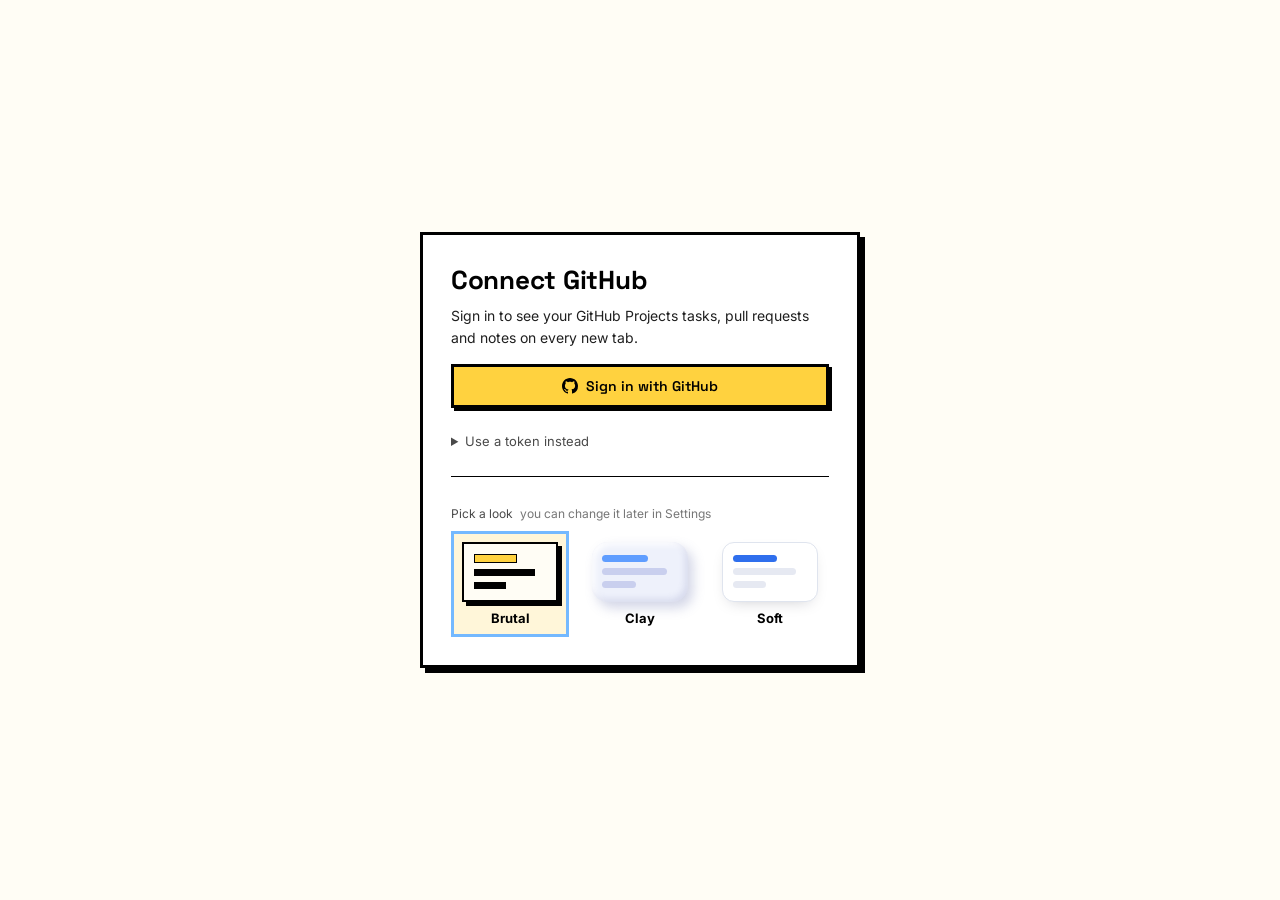
<file: test/index.html>
<!doctype html>
<html lang="en">
<head>
<meta charset="utf-8">
<meta name="viewport" content="width=device-width, initial-scale=1">
<title>Tabboard</title>
<link rel="icon" href="../icons/icon32.png">
<script src="../theme.js"></script>
<link rel="preconnect" href="https://fonts.googleapis.com">
<link rel="preconnect" href="https://fonts.gstatic.com" crossorigin>
<link href="https://fonts.googleapis.com/css2?family=Bricolage+Grotesque:opsz,wght@12..96,400;12..96,600;12..96,700&family=IBM+Plex+Sans:wght@400;500;600&family=Syne:wght@800&family=Space+Grotesk:wght@500;600;700&family=Inter:wght@400;500;600&family=Space+Mono:wght@400;700&family=Fredoka:wght@500;600;700&family=Nunito:wght@400;600;700;800&display=swap" rel="stylesheet">
<style>
  :root {
    --display: "Bricolage Grotesque", system-ui, sans-serif;
    --body: "IBM Plex Sans", system-ui, sans-serif;
  }
  /* dark (Forest): deep green-greys */
  :root, :root[data-theme="dark"] {
    --ink: #111816; --surface: #17201d; --raise: #1f2b27; --line: #273631;
    --text: #e6eee9; --soft: #a9bab1; --muted: #75887e; --focus: #9fd9b8;
    --pop: #22302b; --pop-raise: #2c3c36; --pop-line: #3b4e47;
    --shadow: 0 24px 60px -12px rgba(0, 0, 0, .7), 0 0 0 1px rgba(0, 0, 0, .35);
    --todo: #e9b451; --progress: #72acec; --review: #b7a2ef; --staging: #5fcdb6;
    --blocked: #ec7a70; --backlog: #8a9a91; --done: #7fd39b;
    color-scheme: dark;
  }
  /* light (Paper) */
  :root[data-theme="light"] {
    --ink: #f3f3f1; --surface: #ffffff; --raise: #f0f0ee; --line: #e3e3df;
    --text: #1b1b1d; --soft: #45454c; --muted: #75757d; --focus: #4f46e5;
    --pop: #ffffff; --pop-raise: #f3f3f1; --pop-line: #d6d6d1;
    --shadow: 0 24px 50px -14px rgba(20, 20, 30, .28), 0 2px 6px rgba(20, 20, 30, .08);
    --todo: #b7790d; --progress: #2a6fc9; --review: #6d4fd6; --staging: #0f8a7c;
    --blocked: #cc3b3b; --backlog: #6f6f78; --done: #1d8a55;
    color-scheme: light;
  }
  @media (prefers-color-scheme: light) {
    :root:not([data-theme]) {
      --ink: #f3f3f1; --surface: #ffffff; --raise: #f0f0ee; --line: #e3e3df;
      --text: #1b1b1d; --soft: #45454c; --muted: #75757d; --focus: #4f46e5;
      --pop: #ffffff; --pop-raise: #f3f3f1; --pop-line: #d6d6d1;
      --shadow: 0 24px 50px -14px rgba(20, 20, 30, .28), 0 2px 6px rgba(20, 20, 30, .08);
      --todo: #b7790d; --progress: #2a6fc9; --review: #6d4fd6; --staging: #0f8a7c;
      --blocked: #cc3b3b; --backlog: #6f6f78; --done: #1d8a55;
      color-scheme: light;
    }
  }
  * { box-sizing: border-box; }
  html { background: var(--ink); }
  body { margin: 0; color: var(--text); background: var(--ink);
    font: 15px/1.5 var(--body); -webkit-font-smoothing: antialiased; }
  .wrap { max-width: 1440px; margin: 0 auto; padding: 20px 48px 64px; }

  /* top line */
  .top { display: flex; align-items: center; gap: 12px; color: var(--muted); font-size: 14px; }
  .greet { display: flex; align-items: center; gap: 14px; min-width: 0; }
  .greet-text { display: grid; gap: 3px; min-width: 0; }
  #hello { font: 600 21px/1.15 var(--display); color: var(--text); letter-spacing: -0.015em; }
  .greet-sub { color: var(--muted); font-size: 13.5px; }
  .greet-sub b { font-weight: 600; color: var(--text); }
  .chips:empty { display: none; }
  .date-tile { display: grid; justify-items: center; width: 54px; padding: 6px 0 5px; line-height: 1; flex: none;
    background: var(--surface); border: 1px solid var(--line); border-radius: 10px; }
  .dt-day, .dt-mon { font: 600 10.5px var(--body); letter-spacing: .06em; color: var(--muted); }
  .dt-num { font: 700 22px/1.1 var(--display); color: var(--text); }
  .top .grow { flex: 1; }
  .search { display: flex; align-items: center; gap: 8px; background: var(--surface);
    border: 1px solid var(--line); border-radius: 10px; padding: 0 10px; height: 36px; width: 280px; }
  .search:focus-within { border-color: var(--focus); }
  .search input { flex: 1; min-width: 0; background: none; border: 0; outline: 0; color: var(--text); font: inherit; }
  .search kbd { font: 12px var(--body); color: var(--muted); border: 1px solid var(--line); border-radius: 5px; padding: 0 6px; }
  .scope { display: flex; background: var(--surface); border: 1px solid var(--line); border-radius: 10px; padding: 3px; }
  .scope button { background: none; border: 0; color: var(--muted); font: 500 13px var(--body);
    padding: 5px 12px; border-radius: 7px; cursor: pointer; }
  .scope button[aria-pressed="true"] { background: var(--raise); color: var(--text); }
  .icon-btn { background: none; border: 1px solid transparent; color: var(--muted); border-radius: 8px;
    height: 36px; padding: 0 8px; cursor: pointer; font: inherit; font-size: 13px; display: flex; align-items: center; gap: 6px; }
  .ntswitch { display: flex; justify-content: flex-end; align-items: center; gap: 8px; margin: 0 0 6px; font-size: 12px; color: var(--muted); }
  .ntswitch[hidden] { display: none; }
  .ntswitch .scope { padding: 2px; border-radius: 8px; }
  .ntswitch .scope button { padding: 3px 10px; font-size: 12px; }
  .ntswitch .scope button:disabled { cursor: default; opacity: 1; }
  [data-style="brutal"] .ntswitch .scope { box-shadow: 2px 2px 0 0 var(--brd); border-width: 2px; }
  [data-style="brutal"] .ntswitch span { font-family: var(--head); font-weight: 600; }
  .offline { display: inline-flex; align-items: center; gap: 6px; height: 36px; padding: 0 12px; border-radius: 10px; font-size: 12.5px; white-space: nowrap;
    background: color-mix(in srgb, var(--blocked) 14%, var(--surface)); color: var(--text); border: 1px solid color-mix(in srgb, var(--blocked) 40%, transparent); }
  .offline[hidden] { display: none; }
  .offline i { width: 7px; height: 7px; border-radius: 50%; background: var(--blocked); }
  .offline span { color: var(--soft); }
  [data-style="brutal"] .offline { border: var(--bw) solid var(--brd); background: var(--blocked); color: #000; box-shadow: var(--hard-sm); }
  [data-style="brutal"] .offline span { color: #000; font-family: var(--mono); }
  [data-style="brutal"] .offline i { background: #000; }
  [data-style="clay"] .offline { border: 0; border-radius: 999px; box-shadow: var(--clay-sm); }
  #ago { white-space: nowrap; }
  .icon-btn.spin svg { animation: spin .8s linear infinite; }
  .icon-btn:hover { color: var(--text); border-color: var(--line); }
  .sun { display: none; }
  :root[data-mode="light"] .sun { display: block; }
  :root[data-mode="light"] .moon { display: none; }
  .me-btn { background: none; border: 2px solid transparent; border-radius: 50%; padding: 0; cursor: pointer; display: grid; }
  .me-btn:hover, .me-btn[aria-expanded="true"] { border-color: var(--line); }
  #acct { position: fixed; z-index: 13; width: 300px; background: var(--pop); border: 1px solid var(--pop-line); border-radius: 14px;
    box-shadow: var(--shadow); padding: 6px; opacity: 0; visibility: hidden; transform: translateY(-4px);
    transition: opacity .14s ease-out, transform .14s ease-out; }
  #acct.on { opacity: 1; visibility: visible; transform: none; }
  .acct-me { display: flex; gap: 12px; align-items: center; padding: 10px 10px 12px; }
  .acct-me img { width: 40px; height: 40px; border-radius: 50%; }
  .acct-me b { display: block; font: 600 15px var(--display); }
  .acct-me span { color: var(--muted); font-size: 12.5px; }
  .acct-sep { height: 1px; background: var(--pop-line); margin: 4px 6px; }
  .acct-item { display: flex; align-items: center; gap: 10px; width: 100%; padding: 8px 10px; border-radius: 9px; border: 0; background: none;
    color: var(--text); font: 13.5px var(--body); text-align: left; cursor: pointer; text-decoration: none; }
  .acct-item:hover { background: var(--pop-raise); }
  .acct-item .end { margin-left: auto; color: var(--muted); font-size: 12px; display: grid; }
  .acct-item img { width: 22px; height: 22px; border-radius: 50%; }
  .acct-item .who { min-width: 0; overflow: hidden; text-overflow: ellipsis; white-space: nowrap; }
  .acct-item .who small { color: var(--muted); font-size: 12px; margin-left: 4px; }
  .acct-item.current .end { color: var(--done); }
  .acct-item.danger { color: var(--blocked); }
  .acct-label { color: var(--muted); font-size: 12px; padding: 6px 10px 2px; }
  .acct-panel { padding: 8px 10px 10px; font-size: 13px; color: var(--soft); line-height: 1.5; }
  .acct-panel p { margin: 0 0 10px; }
  .acct-panel b { color: var(--text); }
  .acct-panel input { width: 100%; background: var(--pop-raise); color: var(--text); border: 1px solid var(--pop-line); border-radius: 8px;
    padding: 8px 10px; font: 13px var(--body); margin-bottom: 8px; }
  .acct-panel input:focus { outline: none; border-color: var(--focus); }
  .acct-panel a { color: var(--focus); }
  .acct-actions { display: flex; gap: 8px; justify-content: flex-end; }
  .btn { border-radius: 8px; padding: 7px 14px; font: 600 13px var(--body); cursor: pointer; border: 1px solid var(--pop-line); background: var(--pop-raise); color: var(--text); }
  .btn.primary { background: var(--text); color: var(--pop); border-color: var(--text); }
  .btn.red { background: var(--blocked); border-color: var(--blocked); color: #fff; }
  .btn:disabled { opacity: .5; cursor: default; }
  .acct-msg { font-size: 12.5px; margin: -2px 0 8px; }
  .acct-msg.err { color: var(--blocked); }
  .acct-msg.warn { color: var(--todo); }
  #settings { position: fixed; z-index: 14; width: 400px; max-width: calc(100vw - 24px); max-height: calc(100vh - 90px); overflow: auto;
    background: var(--pop); border: 1px solid var(--pop-line); border-radius: 14px; box-shadow: var(--shadow); padding: 6px;
    opacity: 0; visibility: hidden; transform: translateY(-4px); transition: opacity .14s ease-out, transform .14s ease-out; }
  #settings.on { opacity: 1; visibility: visible; transform: none; }
  .set-form { display: flex; flex-direction: column; height: min(560px, calc(100vh - 110px)); padding: 0; }
  .set-form.forced { height: auto; max-height: calc(100vh - 110px); }
  .set-form > header { padding: 14px 16px 6px; }
  .set-form > .set-hint { padding: 0 16px; }
  .set-tabs { display: flex; gap: 2px; padding: 4px 12px 0; border-bottom: 1px solid var(--pop-line); }
  .set-tabs button { background: none; border: 0; border-bottom: 2px solid transparent; margin-bottom: -1px; padding: 8px 10px; font: 600 13px var(--body); color: var(--muted); cursor: pointer; }
  .set-tabs button:hover { color: var(--text); }
  .set-tabs button[aria-selected="true"] { color: var(--text); border-bottom-color: var(--text); }
  .set-body { flex: 1; overflow: auto; padding: 4px 16px 12px;
    /* scroll shadows: a soft shade appears at an edge only when there is more to scroll to */
    background: linear-gradient(var(--pop) 30%, transparent) center top, linear-gradient(transparent, var(--pop) 70%) center bottom,
      radial-gradient(farthest-side at 50% 0, rgba(0, 0, 0, .14), transparent) center top, radial-gradient(farthest-side at 50% 100%, rgba(0, 0, 0, .14), transparent) center bottom;
    background-repeat: no-repeat; background-size: 100% 28px, 100% 28px, 100% 10px, 100% 10px; background-attachment: local, local, scroll, scroll; }
  .set-pane > .set-group:first-child > .set-label:first-child { margin-top: 12px; }
  .set-group { padding: 10px 0; }
  .set-group + .set-group { border-top: 1px solid var(--pop-line); }
  .set-group .set-toggle { margin-top: 0; }
  .set-pane .look-tiles { margin-top: 4px; }
  .set-foot { display: flex; align-items: center; justify-content: flex-end; gap: 8px; padding: 12px 16px; border-top: 1px solid var(--pop-line); }
  .set-foot .acct-msg { margin: 0 auto 0 0; }
  #settings { width: 460px; padding: 0; }
  [data-style="brutal"] .set-tabs { border-bottom: 2px solid var(--brd); }
  [data-style="brutal"] .set-tabs button { font-family: var(--head); border-bottom-width: 4px; margin-bottom: -2px; }
  [data-style="brutal"] .set-tabs button[aria-selected="true"] { border-bottom-color: var(--todo); }
  [data-style="brutal"] .set-group + .set-group, [data-style="brutal"] .set-foot { border-color: var(--brd); border-top-width: 2px; }
  [data-style="clay"] .set-tabs { border: 0; gap: 6px; padding: 6px 14px 4px; }
  [data-style="clay"] .set-tabs button { border: 0; border-radius: 999px; padding: 6px 14px; }
  [data-style="clay"] .set-tabs button[aria-selected="true"] { background: var(--progress); color: #fff; box-shadow: var(--clay-in); }
  [data-style="clay"] .set-group + .set-group, [data-style="clay"] .set-foot { border-color: var(--line); }
  .set-form header { display: flex; align-items: center; margin-bottom: 8px; }
  .set-form header b { font: 600 16px var(--display); margin-right: auto; }
  .set-label { color: var(--muted); font-size: 12px; margin: 12px 0 6px; }
  .set-hint { color: var(--muted); font-size: 12.5px; line-height: 1.5; margin: 6px 0; }
  .set-owners { display: grid; gap: 2px; }
  .set-owner { display: flex; align-items: center; gap: 10px; padding: 7px 8px; border-radius: 9px; cursor: pointer; font-size: 13.5px; }
  .set-owner:hover { background: var(--pop-raise); }
  .set-owner input { accent-color: var(--text); margin: 0; }
  .set-owner img { width: 22px; height: 22px; border-radius: 6px; }
  .set-owner small { color: var(--muted); margin-left: 6px; font-size: 12px; }
  .set-fields { display: grid; grid-template-columns: 1fr 1fr; gap: 8px; }
  .set-fields label { display: grid; gap: 4px; font-size: 12px; color: var(--muted); }
  .set-fields input { background: var(--pop-raise); color: var(--text); border: 1px solid var(--pop-line); border-radius: 8px; padding: 7px 9px; font: 13px var(--body); }
  .set-fields input:focus { outline: none; border-color: var(--focus); }
  .project header .owner { color: var(--muted); font-size: 12px; border: 1px solid var(--line); border-radius: 6px; padding: 0 6px; align-self: center; }
  .kind-line { display: block; font: 400 12px var(--body); color: var(--muted); margin-top: 2px; }
  .p-label span { opacity: .8; margin-left: 4px; }
  .pchip .ltr svg { display: block; }
  .kind-tag { color: var(--muted); font-size: 11.5px; border: 1px solid var(--line); border-radius: 6px; padding: 0 6px; align-self: center; }
  .set-toggle { margin-top: 10px; align-items: flex-start; }
  .set-toggle span small { display: block; margin: 2px 0 0; }
  .chip small, .p-list small { color: var(--muted); font-size: 11.5px; }
  /* skeletons */
  .sk { display: block; height: 12px; border-radius: 6px; background: var(--raise); position: relative; overflow: hidden; }
  .sk::after { content: ""; position: absolute; inset: 0; transform: translateX(-100%);
    background: linear-gradient(90deg, transparent, color-mix(in srgb, var(--text) 7%, transparent), transparent); animation: shimmer 1.4s ease-in-out infinite; }
  @keyframes shimmer { to { transform: translateX(100%); } }
  .sk-card header { padding: 18px 20px 14px; }
  .sk-row { display: grid; grid-template-columns: 52px 1fr 40px; gap: 12px; align-items: center; padding: 13px 20px; }
  .sk-row .sk:last-child { justify-self: end; }
  .sk-owner { display: flex; align-items: center; gap: 10px; padding: 9px 8px; }
  .sk-chip { height: 32px; border-radius: 9px; }
  html.loading .st sup { visibility: hidden; }
  .sr-only { position: absolute; width: 1px; height: 1px; overflow: hidden; clip: rect(0 0 0 0); }
  @media (prefers-reduced-motion: reduce) { .sk::after { animation: none; } }
  #signin { position: fixed; inset: 0; z-index: 20; background: var(--ink); display: grid; place-items: center; padding: 16px; }
  #signin[hidden] { display: none; }
  .signin-card { width: 440px; max-width: 100%; background: var(--surface); border: 1px solid var(--line); border-radius: 18px; padding: 28px; }
  .signin-card h1 { margin: 0 0 8px; font: 600 26px var(--display); letter-spacing: -0.02em; }
  .signin-card p { color: var(--soft); margin: 0 0 16px; line-height: 1.55; font-size: 14px; }
  .signin-card .acct-panel { padding: 0; }
  .auth { display: grid; gap: 10px; }
  .gh-signin { display: inline-flex; align-items: center; justify-content: center; gap: 8px; width: 100%; padding: 10px 14px; font-size: 14px; }
  .token-alt summary { cursor: pointer; color: var(--muted); font-size: 13px; padding: 4px 0; }
  .token-alt[open] summary { margin-bottom: 8px; }
  .device-step { display: flex; align-items: center; justify-content: space-between; gap: 12px; padding: 8px 0; font-size: 13.5px; color: var(--soft); }
  .device-code { font: 700 20px var(--mono, ui-monospace, monospace); letter-spacing: .08em; padding: 6px 12px; border-radius: 8px; border: 1px dashed var(--line);
    background: var(--raise); color: var(--text); cursor: pointer; }
  .device-code.ok { border-style: solid; border-color: var(--done); }
  .device-wait { display: flex; align-items: center; gap: 8px; color: var(--muted); font-size: 13px; margin: 4px 0 0; flex-wrap: wrap; }
  .spinner { width: 12px; height: 12px; border-radius: 50%; border: 2px solid var(--line); border-top-color: var(--text); animation: spin .8s linear infinite; }
  [data-style="brutal"] .device-code { border: var(--bw) dashed var(--brd); background: var(--todo); color: #000; }
  [data-style="brutal"] .device-code.ok { border-style: solid; background: var(--done); }
  /* toast */
  #toast { position: fixed; left: 50%; bottom: 28px; z-index: 30; transform: translate(-50%, 12px); opacity: 0; pointer-events: none;
    background: var(--text); color: var(--ink); font: 600 13.5px var(--body); padding: 10px 18px; border-radius: 999px;
    box-shadow: 0 10px 30px -8px rgba(0, 0, 0, .35); transition: opacity .18s ease-out, transform .18s ease-out; }
  #toast.on { opacity: 1; transform: translate(-50%, 0); }
  [data-style="brutal"] #toast { border: 3px solid var(--brd); box-shadow: 5px 5px 0 0 var(--brd); background: var(--todo); color: #000; font-family: var(--head); }
  [data-style="clay"] #toast { background: var(--surface); color: var(--text); box-shadow: var(--clay); font-family: var(--body); font-weight: 700; }

  /* look picker on the first screen: each tile is drawn in its own look, whatever look is active */
  .look-pick { margin-top: 20px; padding-top: 16px; border-top: 1px solid var(--line); }
  .look-pick .set-label span { opacity: .75; margin-left: 4px; }
  .look-tiles { display: grid; grid-template-columns: repeat(3, 1fr); gap: 12px; margin-top: 8px; }
  .look-tile { display: grid; gap: 8px; padding: 8px; background: none; border: 2px solid transparent; border-radius: 14px; cursor: pointer;
    color: var(--text); font: 600 13px var(--body); }
  .look-tile:hover { background: var(--raise); }
  .look-tile[aria-pressed="true"] { border-color: var(--focus); background: var(--raise); }
  .lp { display: grid; gap: 6px; align-content: center; height: 60px; padding: 10px; }
  .lp i { display: block; height: 7px; }
  .lp i:nth-child(1) { width: 60%; } .lp i:nth-child(2) { width: 85%; } .lp i:nth-child(3) { width: 45%; }
  .look-tile .lp-brutal { background: #fffdf5; border: 2.5px solid #000; box-shadow: 4px 4px 0 #000; border-radius: 0 !important; }
  .look-tile .lp-brutal i { background: #000; border-radius: 0 !important; } .look-tile .lp-brutal i:nth-child(1) { background: #ffd23f; border: 1.5px solid #000; height: 9px; }
  .look-tile .lp-clay { background: #eef1fb; border-radius: 16px !important; box-shadow: 5px 6px 12px rgba(98, 108, 170, .28), inset -3px -3px 6px rgba(98, 108, 170, .16), inset 3px 3px 6px #fff; }
  .look-tile .lp-clay i { background: #c9cfee; border-radius: 999px !important; } .look-tile .lp-clay i:nth-child(1) { background: #5f9dff; }
  .look-tile .lp-soft { background: #ffffff; border: 1px solid #dfe4ee; border-radius: 12px !important; box-shadow: 0 6px 16px -8px rgba(20, 20, 40, .25); }
  .look-tile .lp-soft i { background: #e6e9f2; border-radius: 4px !important; } .look-tile .lp-soft i:nth-child(1) { background: #2f6fed; }
  [data-style="brutal"] .look-tile { border-width: 3px; }
  .remember { display: flex; align-items: center; gap: 7px; font-size: 13px; margin: -2px 0 8px; color: var(--soft); cursor: pointer; }
  .remember span { color: var(--muted); }
  .acct-panel .remember input { accent-color: var(--text); margin: 0; width: auto; padding: 0; flex: none; box-shadow: none; }
  .remember span { font-size: 12px; }
  .signin-card .others { margin-top: 18px; border-top: 1px solid var(--line); padding-top: 14px; }
  /* avatar matches the 36px controls beside it: 32px image + 2px ring */
  .me { width: 32px; height: 32px; border-radius: 50%; background: var(--raise); object-fit: cover; display: block; }

  /* the status words */
  .statuses { position: relative; display: flex; gap: clamp(16px, 1.9vw, 30px); margin: 30px 0 22px; overflow-x: auto;
    scrollbar-width: none; padding-bottom: 14px; }
  .statuses::-webkit-scrollbar { display: none; }
  .st { background: none; border: 0; padding: 0; cursor: pointer; white-space: nowrap;
    font: 600 clamp(26px, 2.55vw, 40px)/1 var(--display); letter-spacing: -0.03em; color: var(--muted); opacity: .5;
    transition: opacity .15s, color .15s; display: flex; align-items: flex-start; gap: 6px; }
  .st:hover { opacity: .85; }
  .st[aria-selected="true"] { color: var(--text); opacity: 1; }
  .st sup { font: 500 14px var(--body); letter-spacing: 0; color: var(--c); margin-top: 2px; }
  .st.zero sup { color: var(--muted); }
  .bar { position: absolute; bottom: 0; height: 3px; border-radius: 2px; background: var(--c, var(--text));
    transition: left .28s cubic-bezier(.3,.7,.2,1), width .28s cubic-bezier(.3,.7,.2,1), background .28s; }

  /* project chips */
  .chips { display: flex; flex-wrap: wrap; gap: 8px; margin-bottom: 28px; }
  .chip { background: none; border: 1px solid var(--line); color: var(--soft); border-radius: 999px;
    padding: 5px 13px; font: 500 13px var(--body); cursor: pointer; }
  .chip span { color: var(--muted); margin-left: 5px; font-variant-numeric: tabular-nums; }
  .chip:hover { border-color: var(--muted); }
  .chip[aria-pressed="true"] { background: var(--text); border-color: var(--text); color: var(--ink); }
  .chip[aria-pressed="true"] span { color: var(--ink); opacity: .6; }

  /* projects + rows */
  .board { columns: 2 380px; column-gap: 24px; }
  .board .project { margin-bottom: 24px; }
  .board .project { break-inside: avoid; margin-bottom: 28px; }
  .board.single { columns: 1; }
  .project { background: var(--surface); border: 1px solid var(--line); border-radius: 16px; overflow: hidden; }
  .project header { display: flex; align-items: baseline; gap: 10px; padding: 16px 20px 12px; }
  .project h2 { margin: 0; font: 600 19px var(--display); letter-spacing: -0.01em; }
  .project .n { color: var(--muted); font-size: 14px; font-variant-numeric: tabular-nums; }
  .project header a { margin-left: auto; color: var(--muted); font-size: 13px; text-decoration: none; }
  .project header a:hover { color: var(--text); }
  ul { list-style: none; margin: 0; padding: 0 8px 8px; }
  li a { display: grid; grid-template-columns: 52px minmax(0, 1fr) auto; align-items: center; gap: 12px;
    padding: 9px 12px; border-radius: 9px; color: var(--text); text-decoration: none; }
  li a:hover { background: var(--raise); }
  .num { color: var(--muted); font-size: 13px; font-variant-numeric: tabular-nums; }
  .title { min-width: 0; overflow: hidden; text-overflow: ellipsis; white-space: nowrap; }
  .meta { display: flex; align-items: center; gap: 10px; color: var(--muted); font-size: 12.5px; white-space: nowrap; }
  .label { display: inline-flex; align-items: center; gap: 5px; }
  .label i { width: 7px; height: 7px; border-radius: 50%; background: var(--lc); box-shadow: 0 0 0 1px color-mix(in srgb, var(--text) 22%, transparent); }
  .raw { color: var(--c); }
  .due { font-weight: 500; color: var(--soft); padding: 1px 8px; border-radius: 6px; background: var(--raise); }
  .due.soon { color: var(--todo); }
  .due.late { color: var(--blocked); background: color-mix(in srgb, var(--blocked) 14%, transparent); }
  .old { opacity: .6; }
  .people { display: flex; }
  .people img { width: 22px; height: 22px; border-radius: 50%; border: 2px solid var(--surface); margin-left: -6px; background: var(--raise); }
  .more { display: block; width: calc(100% - 16px); margin: 0 8px 10px; padding: 8px; background: none; border: 0;
    color: var(--muted); font: 500 13px var(--body); border-radius: 9px; cursor: pointer; }
  .more:hover { background: var(--raise); color: var(--text); }

  /* projects bar + environments */
  .subrow { display: flex; align-items: center; justify-content: space-between; gap: 16px; flex-wrap: wrap; margin-top: 12px; }
  .links { display: flex; flex-wrap: wrap; gap: 6px; }
  .clocks { display: flex; gap: 8px; margin-left: auto; }
  .clock { display: grid; gap: 1px; padding: 5px 12px; border-radius: 10px; background: var(--surface); border: 1px solid var(--line); min-width: 92px; }
  .clock .cl-l { font-size: 11px; color: var(--muted); display: flex; align-items: center; gap: 5px; white-space: nowrap; }
  .clock .cl-l em { font-style: normal; opacity: .8; }
  .clock .cl-t { font: 600 16px/1.15 var(--display); font-variant-numeric: tabular-nums; white-space: nowrap; }
  .clock .cl-t small { font-size: 11px; font-weight: 600; margin-left: 3px; color: var(--soft); }
  .clock .cl-t sup { font-size: 10px; margin-left: 3px; color: var(--todo); font-weight: 700; }
  .clock .dot { width: 7px; height: 7px; border-radius: 50%; background: var(--backlog); }
  .clock .dot.on { background: var(--done); }
  .clock.local { background: none; border-color: transparent; padding-left: 0; }
  @media (max-width: 760px) { .clocks { margin-left: 0; } }
  .pchip { display: inline-flex; align-items: center; gap: 8px; height: 32px; padding: 0 12px 0 6px; border-radius: 9px;
    color: var(--soft); background: none; border: 1px solid transparent; font: 500 13px var(--body); cursor: pointer; }
  .pchip:hover, .pchip[aria-expanded="true"] { background: var(--surface); border-color: var(--line); color: var(--text); }
  .pchip .ltr { width: 20px; height: 20px; border-radius: 6px; display: grid; place-items: center; flex: none;
    background: color-mix(in srgb, var(--h) 22%, transparent); color: var(--h); font: 700 11px var(--body); }
  .pchip .dots { display: flex; gap: 3px; }
  .pchip .dots i { width: 5px; height: 5px; border-radius: 50%; background: var(--c); }
  .pchip.pending { opacity: .55; }
  .pchip.pending .cnt { display: none; }
  .pchip .cnt { color: var(--muted); font-variant-numeric: tabular-nums; }
  .pchip .cnt:empty { display: none; }
  .pchip[aria-pressed="true"] { background: var(--text); border-color: var(--text); color: var(--ink); }
  .pchip[aria-pressed="true"] .cnt { color: var(--ink); opacity: .6; }
  .pchip.add { padding: 0 10px; color: var(--muted); border: 1px dashed var(--line); }
  #envpop { position: fixed; z-index: 12; width: 380px; max-width: calc(100vw - 24px); background: var(--pop);
    border: 1px solid var(--pop-line); border-radius: 14px; box-shadow: var(--shadow); padding: 12px;
    opacity: 0; visibility: hidden; transform: translateY(4px); transition: opacity .14s ease-out, transform .14s ease-out; }
  #envpop.on { opacity: 1; visibility: visible; transform: none; }
  #envpop::before { content: ""; position: absolute; left: 0; right: 0; top: -12px; height: 12px; }
  #envpop header { display: flex; align-items: center; gap: 4px; padding: 2px 4px 8px; }
  #envpop header b { font: 600 15px var(--display); margin-right: auto; }
  .envs { list-style: none; margin: 0; padding: 0; }
  .envs li { position: relative; }
  a.env { display: grid; grid-template-columns: 18px auto minmax(0, 1fr) 28px 28px; align-items: center; gap: 10px;
    padding: 8px 6px 8px 10px; border-radius: 9px; color: var(--text); text-decoration: none; }
  a.env:hover { background: var(--pop-raise); }
  a.env i { width: 8px; height: 8px; border-radius: 50%; background: var(--c); justify-self: center; }
  a.env img.fav { width: 18px; height: 18px; border-radius: 4px; object-fit: contain; }
  /* sits in the empty 4th grid column, outside the link so it is its own button */
  .set-icon { position: absolute; top: 50%; right: 40px; transform: translateY(-50%); opacity: 0; }
  .envs li:hover .set-icon, .set-icon:focus-visible, .set-icon.busy, .set-icon.ok { opacity: 1; }
  .set-icon.busy svg { animation: spin .8s linear infinite; }
  .set-icon.on { color: var(--done); opacity: 1; }
  @keyframes spin { to { transform: rotate(360deg); } }
  .pchip img.ltr { background: none; object-fit: contain; border-radius: 5px; }
  a.env .host { color: var(--muted); font-size: 12.5px; overflow: hidden; text-overflow: ellipsis; white-space: nowrap; }
  a.env .go { display: grid; place-items: center; width: 28px; height: 28px; border-radius: 7px; color: var(--muted); }
  a.env:hover .go { color: var(--text); background: var(--pop); }
  .env-empty { color: var(--muted); font-size: 13px; margin: 2px 6px 10px; }
  .env-edit, .env-add { display: grid; grid-template-columns: 110px minmax(0, 1fr) 30px; gap: 6px; margin-bottom: 6px; }
  .env-edit input, .env-add input, .p-add input { min-width: 0; background: var(--pop-raise); color: var(--text); border: 1px solid var(--pop-line);
    border-radius: 7px; padding: 6px 8px; font: 13px var(--body); }
  .env-edit input:focus, .env-add input:focus, .p-add input:focus { outline: none; border-color: var(--focus); }
  .env-add button, .p-add button { border-radius: 7px; border: 1px solid var(--pop-line); background: var(--text); color: var(--pop);
    font: 600 16px/1 var(--body); cursor: pointer; }
  .env-err { color: var(--blocked); font-size: 12px; margin: 0 4px 6px; min-height: 0; }
  .env-foot { display: flex; justify-content: space-between; align-items: center; margin-top: 8px; padding: 8px 4px 0; border-top: 1px solid var(--pop-line); }
  .txt-btn { background: none; border: 0; padding: 4px 2px; font: 500 12.5px var(--body); color: var(--muted); cursor: pointer; }
  .txt-btn:hover { color: var(--text); }
  .txt-btn.danger:hover { color: var(--blocked); }
  .p-list { display: grid; gap: 2px; margin-bottom: 10px; }
  .p-list button { text-align: left; background: none; border: 0; border-radius: 8px; padding: 8px 10px; color: var(--text);
    font: 13.5px var(--body); cursor: pointer; display: flex; justify-content: space-between; }
  .p-list button:hover { background: var(--pop-raise); }
  .p-list span { color: var(--muted); font-size: 12.5px; }
  .p-add { display: grid; grid-template-columns: minmax(0, 1fr) 30px; gap: 6px; }
  .p-label { color: var(--muted); font-size: 12.5px; margin: 4px 6px 6px; }

  /* waiting on you */
  .waiting { margin-top: 18px; }
  .waiting.calm { display: flex; align-items: center; gap: 8px; color: var(--muted); font-size: 13.5px; }
  .waiting.calm svg { color: var(--done); }
  .waiting.busy { background: var(--surface); border: 1px solid var(--line); border-radius: 16px; padding: 6px 8px 8px; }
  .waiting h3 { margin: 0; padding: 10px 12px 6px; font: 600 15px var(--display); display: flex; gap: 10px; align-items: baseline; }
  .waiting h3 span { color: var(--muted); font: 400 13px var(--body); }
  .w-row { display: grid; grid-template-columns: 20px minmax(0, 1fr) auto; gap: 12px; align-items: center;
    padding: 8px 12px; border-radius: 9px; color: var(--text); text-decoration: none; }
  .w-row:hover { background: var(--raise); }
  .w-row .kind { color: var(--c, var(--muted)); display: grid; }
  .w-row .why { color: var(--muted); font-size: 12.5px; white-space: nowrap; display: flex; gap: 10px; align-items: center; }
  .w-row .why b { font-weight: 500; color: var(--c); }
  .w-row img { width: 20px; height: 20px; border-radius: 50%; }

  /* standup */
  .standup-btn { border: 1px solid var(--line); background: var(--surface); color: var(--text); }
  #standup { position: fixed; z-index: 11; width: 440px; max-width: calc(100vw - 24px); background: var(--pop);
    border: 1px solid var(--pop-line); border-radius: 14px; box-shadow: var(--shadow); padding: 14px 16px 16px;
    opacity: 0; visibility: hidden; transform: translateY(-4px); transition: opacity .14s ease-out, transform .14s ease-out; }
  #standup.on { opacity: 1; visibility: visible; transform: none; }
  #standup header { display: flex; align-items: center; gap: 8px; margin-bottom: 10px; }
  #standup header b { font: 600 15px var(--display); }
  #standup header span { color: var(--muted); font-size: 12.5px; }
  #standup header .c-icon { margin-left: auto; }
  #standup { width: 500px; }
  .su-ranges { display: flex; flex-wrap: nowrap; gap: 6px; margin-bottom: 10px; overflow-x: auto; scrollbar-width: none; padding: 2px 6px 6px 2px; }
  .su-ranges::-webkit-scrollbar { display: none; }
  .su-ranges .chip { flex: none; white-space: nowrap; }
  /* standup preview */
  .su-doc { max-height: 52vh; overflow: auto; background: var(--pop-raise); border-radius: 12px; padding: 14px 16px 6px; }
  .su-title { font: 600 16px var(--display); margin-bottom: 10px; }
  .su-stats { display: flex; flex-wrap: wrap; gap: 6px; margin-bottom: 14px; }
  .su-stats span { display: inline-flex; align-items: baseline; gap: 5px; font-size: 12.5px; color: var(--soft); padding: 4px 10px; border-radius: 8px;
    background: color-mix(in srgb, var(--c) 16%, var(--pop)); }
  .su-stats b { font: 700 15px var(--display); color: var(--text); }
  .su-doc section { margin-bottom: 14px; }
  .su-doc h4 { margin: 0 0 6px; font: 600 13px var(--body); display: flex; align-items: center; gap: 7px; }
  .su-doc h4::before { content: ""; width: 8px; height: 8px; border-radius: 50%; background: var(--c); }
  .su-group { display: flex; gap: 6px; align-items: baseline; font-size: 12px; font-weight: 600; color: var(--muted); margin: 8px 0 2px 15px; }
  .su-group span { font-weight: 400; }
  .su-doc ul { list-style: none; margin: 0; padding: 0 0 0 8px; }
  .su-doc li a { display: grid; grid-template-columns: 46px minmax(0, 1fr); align-items: start; gap: 6px; padding: 4px 7px; border-radius: 7px; color: var(--text);
    text-decoration: none; font-size: 13px; line-height: 1.45; }
  .su-doc li a:hover { background: var(--pop); }
  .su-n { color: var(--muted); font-variant-numeric: tabular-nums; font-size: 12px; line-height: 1.6; }
  .su-empty { margin: 0 0 0 15px; color: var(--muted); font-size: 13px; }
  [data-style="brutal"] .su-doc { border: 2px solid var(--brd); }
  [data-style="brutal"] .su-stats span { border: 2px solid var(--brd); background: var(--c); color: #000; box-shadow: var(--hard-sm); }
  [data-style="brutal"] .su-stats b { color: #000; font-family: var(--mono); }
  [data-style="brutal"] .su-title { font-family: var(--head); font-weight: 700; }
  [data-style="brutal"] .su-doc h4::before { border: 1.5px solid var(--brd); }
  [data-style="brutal"] .su-n { font-family: var(--mono); }
  [data-style="brutal"] .su-doc li a:hover { background: var(--raise); box-shadow: inset 3px 0 0 var(--brd); }
  [data-style="clay"] .su-doc { box-shadow: var(--clay-in); border-radius: 18px; }
  [data-style="clay"] .su-stats span { border-radius: 999px; box-shadow: var(--clay-sm); background: color-mix(in srgb, var(--c) 22%, var(--surface)); }
  [data-style="clay"] .su-doc li a { border-radius: 12px; }
  .su-ranges .chip { padding: 4px 11px; font-size: 12.5px; border-color: var(--pop-line); }
  .su-ranges .chip[aria-pressed="true"] { background: var(--text); border-color: var(--text); color: var(--pop); }
  .su-custom { display: flex; gap: 12px; margin-bottom: 10px; font-size: 12.5px; color: var(--muted); }
  .su-custom label { display: flex; align-items: center; gap: 6px; }
  .su-custom input { background: var(--pop-raise); color: var(--text); border: 1px solid var(--pop-line); border-radius: 7px;
    padding: 4px 8px; font: 13px var(--body); color-scheme: inherit; }
  .su-toggle { display: flex; align-items: center; gap: 7px; font-size: 12.5px; color: var(--soft); margin-bottom: 10px; cursor: pointer; }
  .su-toggle input { accent-color: var(--text); margin: 0; }
  #standup pre { margin: 0; max-height: 52vh; overflow: auto; white-space: pre-wrap; font: 13px/1.6 var(--body); color: var(--soft);
    background: var(--pop-raise); border-radius: 10px; padding: 12px 14px; }
  .closed-tag { display: inline-flex; align-items: center; gap: 4px; color: var(--done); font-weight: 500; }


  /* notes: personal to-dos, this browser only */
  .st-sep { width: 1px; background: var(--line); align-self: stretch; margin: 4px 0 2px; flex: none; }
  .notes { max-width: 820px; }
  .note-add { background: var(--surface); border: 1px solid var(--line); border-radius: 16px; padding: 14px 16px 12px; margin-bottom: 18px; }
  .note-add:focus-within { border-color: var(--focus); }
  .note-add input[name="text"] { width: 100%; background: none; border: 0; outline: 0; color: var(--text); font: 17px var(--body); padding: 2px 0 10px; }
  .note-add input[name="text"]::placeholder { color: var(--muted); }
  .note-opts { display: flex; flex-wrap: wrap; align-items: center; gap: 6px; }
  .note-opts .chip { padding: 3px 10px; font-size: 12.5px; }
  .note-opts .lbl { color: var(--muted); font-size: 12.5px; margin-right: 2px; }
  .note-opts input[type="date"] { background: none; color: var(--soft); border: 1px solid var(--line); border-radius: 999px; padding: 2px 10px; font: 12.5px var(--body); color-scheme: inherit; }
  .note-opts input[type="date"].set { background: var(--text); color: var(--ink); border-color: var(--text); }
  .note-opts .add { margin-left: auto; border: 0; border-radius: 8px; padding: 6px 14px; background: var(--text); color: var(--ink); font: 600 13px var(--body); cursor: pointer; }
  .note-opts .add:disabled { opacity: .35; cursor: default; }
  .note-list { list-style: none; margin: 0; padding: 0; background: var(--surface); border: 1px solid var(--line); border-radius: 16px; }
  .note-list:empty { display: none; }
  .note { display: grid; border-radius: 10px; position: relative; }
  .note + .note { border-top: 1px solid var(--line); border-radius: 0; }
  .note:hover { background: var(--raise); }
  .chk { width: 18px; height: 18px; border-radius: 50%; border: 2px solid var(--muted); background: none; padding: 0; cursor: pointer; display: grid; place-items: center; color: transparent; }
  .chk:hover { border-color: var(--done); color: var(--done); }
  .note.done .chk { background: var(--done); border-color: var(--done); color: var(--ink); }
  .ntext { cursor: text; overflow-wrap: anywhere; line-height: 1.45; }
  .note.done .ntext { color: var(--muted); text-decoration: line-through; }
  .ntext-edit { width: 100%; background: var(--raise); color: var(--text); border: 1px solid var(--focus); border-radius: 6px; padding: 3px 6px; font: inherit; }
  .note .tools { display: flex; gap: 2px; opacity: 0; }
  .note:hover .tools, .note:focus-within .tools { opacity: 1; }
  .note .tools .c-icon:hover { background: var(--surface); border-color: var(--line); }
  .note input.pick { position: absolute; width: 1px; height: 1px; opacity: 0; pointer-events: none; right: 60px; bottom: 8px; }
  .done-notes { margin-top: 18px; color: var(--muted); }
  .done-notes summary { cursor: pointer; font-size: 13.5px; padding: 6px 2px; }
  .done-notes .note-list { margin-top: 8px; }
  .notes-empty { color: var(--muted); padding: 22px 4px; font-size: 14.5px; }
  /* work area: boards + notes sidebar */
  .work.with-rail { display: grid; grid-template-columns: minmax(0, 1fr) 300px; gap: 24px; align-items: start; }
  .rail { position: sticky; top: 20px; max-height: calc(100vh - 40px); overflow: auto; scrollbar-width: thin; padding: 0 12px 12px 0; margin-right: -12px; }
  .rail-card { background: var(--surface); border: 1px solid var(--line); border-radius: 16px; padding-bottom: 6px; }
  .rail-card header { display: flex; align-items: baseline; gap: 8px; padding: 16px 18px 10px; }
  .rail-card h2 { margin: 0; font: 600 17px var(--display); }
  .rail-card .n { color: var(--muted); font-size: 13px; }
  .rail-card header a { margin-left: auto; color: var(--muted); font-size: 12.5px; text-decoration: none; }
  .rail-card header a:hover { color: var(--text); }
  .rail-empty { color: var(--muted); font-size: 13px; margin: 4px 18px 12px; line-height: 1.5; }
  .note-add.mini { position: relative; display: flex; align-items: center; gap: 4px; margin: 0 10px 6px; padding: 2px 4px 2px 10px;
    background: var(--raise); border: 1px solid transparent; border-radius: 10px; }
  .note-add.mini:focus-within { border-color: var(--focus); background: var(--surface); }
  .note-add.mini input[name="text"] { flex: 1; min-width: 0; font-size: 13.5px; padding: 7px 0; }
  .note-add input.pick { position: absolute; width: 1px; height: 1px; opacity: 0; pointer-events: none; right: 12px; bottom: 4px; }
  .due-set { display: inline-flex; align-items: center; gap: 4px; background: none; border: 0; padding: 0 2px; cursor: pointer; color: var(--muted); font-size: 11px; white-space: nowrap; }
  .due-set .due { padding: 0 6px; font-size: 11.5px; }
  .note-list.flat { background: none; border: 0; border-radius: 0; padding: 0 6px; }
  .note-list.flat .note + .note { border-top: 0; border-radius: 10px; }
  /* note row */
  .note { grid-template-columns: 16px minmax(0, 1fr) auto; gap: 10px; align-items: start; padding: 9px 10px; }
  .note .chk { width: 16px; height: 16px; margin-top: 2px; border-width: 1.5px; }
  .note .chk svg { width: 10px; height: 10px; }
  .nbody { min-width: 0; display: grid; gap: 1px; }
  .ntext { font-size: 14px; display: -webkit-box; -webkit-line-clamp: 2; -webkit-box-orient: vertical; overflow: hidden; }
  .ndue { font-size: 12px; color: var(--muted); }
  .ndue.soon { color: var(--todo); font-weight: 500; }
  .ndue.late { color: var(--blocked); font-weight: 500; }
  .note .tools .c-icon { width: 24px; height: 24px; }
  .note .tools .c-icon.armed { width: auto; padding: 0 8px; color: #fff; background: var(--blocked); border-color: var(--blocked); font: 600 12px var(--body); }
  .note.confirming .tools { opacity: 1; }
  .notes .note-list .note { padding: 11px 14px; }
  .notes .ntext { font-size: 15px; -webkit-line-clamp: 4; }
  @media (max-width: 1000px) { .work.with-rail { grid-template-columns: 1fr; } .rail { position: static; max-height: none; } }

  /* hover card */
  #card { position: fixed; z-index: 10; width: 400px; max-width: calc(100vw - 24px);
    background: var(--pop); border: 1px solid var(--pop-line); border-radius: 14px; padding: 18px 18px 16px;
    box-shadow: inset 0 3px 0 var(--c, var(--pop-line)), var(--shadow);
    opacity: 0; transform: translateY(var(--from, 4px)) scale(.98); transform-origin: var(--origin, top left);
    transition: opacity .14s ease-out, transform .14s ease-out; visibility: hidden; }
  #card.on { opacity: 1; transform: none; visibility: visible; }
  #card.quick { transition: none; }
  /* invisible bridge over the gap so the pointer can travel from row to card */
  #card::before { content: ""; position: absolute; left: 0; right: 0; height: 12px; top: var(--bridge-top, -12px); }
  .c-icon { width: 28px; height: 28px; display: inline-grid; place-items: center; border-radius: 7px; flex: none;
    border: 1px solid transparent; background: none; color: var(--muted); cursor: pointer; padding: 0; }
  .c-icon:hover { color: var(--text); background: var(--pop-raise); border-color: var(--pop-line); }
  .c-icon.ok { color: var(--done); }
  .c-head .pill + .c-icon { margin-left: 4px; }
  .c-head { display: flex; align-items: center; gap: 8px; color: var(--muted); font-size: 12.5px; }
  .c-head .pill { margin-left: auto; color: var(--c); background: color-mix(in srgb, var(--c) 14%, transparent);
    padding: 1px 9px; border-radius: 999px; font-weight: 500; }
  .c-title { font: 600 17px/1.3 var(--display); letter-spacing: -0.01em; margin: 8px 0 0; }
  .c-body { color: var(--soft); font-size: 13px; line-height: 1.55; margin: 8px 0 0;
    display: -webkit-box; -webkit-line-clamp: 4; -webkit-box-orient: vertical; overflow: hidden; }
  .c-facts { display: grid; grid-template-columns: 84px 1fr; gap: 7px 12px; margin: 14px 0 0; padding-top: 12px;
    border-top: 1px solid var(--pop-line); font-size: 13px; }
  .c-facts dt { color: var(--muted); }
  .c-facts dd { margin: 0; display: flex; flex-wrap: wrap; align-items: center; gap: 6px 10px; }
  .c-facts img { width: 18px; height: 18px; border-radius: 50%; vertical-align: -4px; margin-right: 5px; }
  .empty { padding: 70px 0; color: var(--soft); font-size: 17px; }
  .empty button { background: none; border: 0; padding: 0; color: var(--focus); font: inherit; cursor: pointer; text-decoration: underline; text-underline-offset: 3px; }
  footer { margin-top: 44px; color: var(--muted); font-size: 12.5px; display: flex; gap: 18px; flex-wrap: wrap; }
  footer kbd { font: 12px var(--body); border: 1px solid var(--line); border-radius: 5px; padding: 0 5px; margin-right: 4px; }

  :focus-visible { outline: 2px solid var(--focus); outline-offset: 2px; border-radius: 6px; }
  #list { transition: opacity .12s; }
  #list.swap { opacity: 0; }
  @media (prefers-reduced-motion: reduce) { * { transition: none !important; } }
  @media (hover: none) { #card { display: none; } }
  @media (max-width: 760px) {
    .wrap { padding: 20px 16px 48px; }
    .top { flex-wrap: wrap; }
    .search { order: 5; width: 100%; }
    .st { font-size: 32px; }
    .statuses { gap: 24px; margin-top: 28px; }
    .board { columns: 1; }
    li a { grid-template-columns: 44px minmax(0, 1fr); }
    #ago { display: none; }
    .top .grow { display: none; }
    .greet { flex: 1; }
    .meta { grid-column: 2; }
  }


  /* tech news card */
  .news-card { margin-top: 16px; }
  .news-card header { align-items: center; }
  .news-tabs { margin-left: auto; padding: 2px; }
  .news-tabs button { padding: 3px 10px; font-size: 12px; }
  .news-chips { display: flex; gap: 5px; flex-wrap: nowrap; overflow-x: auto; scrollbar-width: none; padding: 2px 14px 8px;
    mask-image: linear-gradient(90deg, #000 88%, transparent); }
  .news-chips::-webkit-scrollbar { display: none; }
  .news-chips .chip { padding: 2px 9px; font-size: 11.5px; white-space: nowrap; flex: none; }
  [data-style="brutal"] .news-chips .chip { box-shadow: none; border-width: 1.5px; }
  .news-list { list-style: none; margin: 0; padding: 0 6px 4px; }
  .news-list li .news-item { display: grid; grid-template-columns: 18px minmax(0, 1fr) auto; gap: 10px; align-items: start;
    padding: 7px 10px; border-radius: 9px; color: var(--text); text-decoration: none; }
  .news-item:hover { background: var(--raise); }
  .news-item .nt { font-size: 13.5px; line-height: 1.4; display: -webkit-box; -webkit-line-clamp: 2; -webkit-box-orient: vertical; overflow: hidden; }
  .news-item .ns { font-size: 11.5px; color: var(--muted); font-variant-numeric: tabular-nums; white-space: nowrap; margin-top: 2px; }
  .src { width: 18px; height: 18px; border-radius: 5px; display: grid; place-items: center; font: 700 9.5px var(--body); flex: none; margin-top: 1px; }
  img.src { object-fit: cover; background: var(--raise); }
  .src.hn { background: #ff6600; color: #fff; }
  .src.sw { background: var(--progress); color: #fff; }
  .src.hf { background: #ffd21e; color: #111; font-size: 8px; }
  .c-head .c-sp { flex: 1; }
  .c-head .src { margin: 0; }
  .c-facts a { color: var(--focus); }
  /* sidebar rows: the card opens to the left, bridge on its right edge */
  #card.side::before { top: 0; bottom: 0; left: 100%; right: auto; width: 14px; height: auto; }
  [data-style="brutal"] .src { border: 1.5px solid var(--brd); }
  .news-sk { display: grid; gap: 6px; padding: 10px; }
  .news-foot { margin: 0; flex-wrap: nowrap; display: flex; align-items: center; justify-content: space-between; padding: 4px 12px 8px 16px; color: var(--muted); font-size: 11.5px; }
  .news-topics { display: flex; flex-wrap: wrap; gap: 6px; margin: 6px 0; }
  .news-topics .chip { padding: 3px 10px; font-size: 12.5px; }
  .kw-add { margin: 4px 0 6px; }
  .zone-chips { display: flex; flex-wrap: wrap; gap: 5px; margin: 4px 0 2px; }
  .zone-chips .chip { padding: 2px 9px; font-size: 12px; }
  .zone-list { display: grid; gap: 2px; margin: 2px 0; max-height: 240px; overflow: auto; }
  .zone-row { display: grid; grid-template-columns: auto 1fr auto; gap: 10px; align-items: baseline; text-align: left; padding: 7px 8px; border: 0;
    background: none; color: var(--text); border-radius: 8px; cursor: pointer; font: 13px var(--body); }
  .zone-row:hover:not(:disabled) { background: var(--pop-raise); }
  .zone-row:disabled { opacity: .45; cursor: default; }
  .zone-row span { color: var(--muted); font-size: 12px; overflow: hidden; text-overflow: ellipsis; white-space: nowrap; }
  .zone-row b small { font: 600 10.5px var(--body); color: var(--muted); border: 1px solid var(--line); border-radius: 4px; padding: 0 4px; margin-left: 4px; }
  .zone-row em { font-style: normal; color: var(--soft); font-size: 12px; font-variant-numeric: tabular-nums; }
  [data-style="brutal"] .zone-row:hover:not(:disabled) { background: var(--todo); color: #000; box-shadow: inset 3px 0 0 var(--brd); }
  [data-style="brutal"] .zone-row em { font-family: var(--mono); }
  .news-sources { display: grid; grid-template-columns: 1fr 1fr; gap: 6px; font-size: 13px; margin: 6px 0 4px; }
  .news-sources input { accent-color: var(--text); }
  [data-style="brutal"] .news-item .nm b { border: 2px solid var(--brd); background: var(--raise); color: var(--text); }

  /* ---------- fun extras ---------- */
  .fun-chips { display: inline-flex; gap: 6px; margin-left: 10px; vertical-align: middle; }
  .fun-chip { font: 700 12px var(--body); color: var(--text); background: var(--surface); border: 1px solid var(--line); border-radius: 999px; padding: 1px 9px; cursor: pointer; white-space: nowrap; }
  .fun-chip:hover { border-color: var(--muted); }
  footer .quip { margin-left: auto; font-style: italic; color: var(--muted); max-width: 520px; text-align: right; }
  footer .duck { background: none; border: 0; font-size: 18px; line-height: 1; cursor: pointer; padding: 2px 4px; transition: transform .15s; }
  footer .duck:hover { transform: rotate(-12deg) scale(1.15); }
  .confetti { position: fixed; inset: 0; width: 100vw; height: 100vh; pointer-events: none; z-index: 40; }
  #fun-pop { position: fixed; z-index: 15; width: 360px; max-width: calc(100vw - 24px); background: var(--pop); border: 1px solid var(--pop-line); border-radius: 16px;
    box-shadow: var(--shadow); padding: 16px; opacity: 0; visibility: hidden; transform: translateY(-4px); transition: opacity .14s ease-out, transform .14s ease-out; }
  #fun-pop.on { opacity: 1; visibility: visible; transform: none; }
  .wk-kicker { font-size: 12px; color: var(--muted); }
  .wk-title { font: 700 26px/1.1 var(--display); margin: 6px 0 2px; }
  .wk-sub { color: var(--soft); font-size: 13.5px; margin-bottom: 14px; }
  .wk-grid { display: grid; grid-template-columns: repeat(4, minmax(0, 1fr)); gap: 8px; margin-bottom: 12px; }
  .wk-grid div { background: var(--pop-raise); border-radius: 10px; padding: 8px; display: grid; gap: 2px; text-align: center; }
  .wk-grid b { font: 700 19px var(--display); white-space: nowrap; overflow: hidden; text-overflow: ellipsis; }
  .wk-grid span { font-size: 11px; color: var(--muted); }
  /* words don't fit the wide display face at number size */
  .wk-grid b.wk-word, [data-style] .wk-grid b.wk-word { font: 700 17px var(--head, var(--display)); letter-spacing: 0; }
  .wk-top { font-size: 13px; color: var(--soft); margin: 0 0 12px; }
  .wk .btn { width: 100%; }
  .bdg-head { display: flex; justify-content: space-between; align-items: baseline; margin-bottom: 10px; }
  .bdg-head b { font: 600 16px var(--display); }
  .bdg-head span { font-size: 12px; color: var(--muted); }
  .bdg-grid { display: grid; grid-template-columns: repeat(3, 1fr); gap: 8px; }
  .bdg { display: grid; justify-items: center; text-align: center; gap: 2px; padding: 10px 6px; border-radius: 12px; background: var(--pop-raise); }
  .bdg.locked { opacity: .45; }
  .bdg-ic { font-size: 24px; }
  .bdg b { font-size: 12px; }
  .bdg small { font-size: 10.5px; color: var(--muted); line-height: 1.3; }
  [data-style="brutal"] .fun-chip { border: 2px solid var(--brd); box-shadow: 2px 2px 0 0 var(--brd); font-family: var(--head); }
  [data-style="brutal"] .fun-chip:hover { transform: translate(-1px, -1px); box-shadow: 3px 3px 0 0 var(--brd); }
  [data-style="brutal"] #fun-pop { border: var(--bw) solid var(--brd); }
  [data-style="brutal"] .wk-title { font-family: var(--display); font-weight: 800; }
  [data-style="brutal"] .wk-grid div, [data-style="brutal"] .bdg { border: 2px solid var(--brd); }
  [data-style="brutal"] .wk-grid div:nth-child(1) { background: var(--done); } [data-style="brutal"] .wk-grid div:nth-child(2) { background: var(--review); }
  [data-style="brutal"] .wk-grid div:nth-child(3) { background: var(--todo); } [data-style="brutal"] .wk-grid div:nth-child(4) { background: var(--progress); }
  [data-style="brutal"] .wk-grid b, [data-style="brutal"] .wk-grid span { color: #000; }
  [data-style="clay"] .fun-chip { border: 0; box-shadow: var(--clay-sm); }
  [data-style="clay"] #fun-pop { border: 0; border-radius: 26px; }
  [data-style="clay"] .wk-grid div, [data-style="clay"] .bdg { box-shadow: var(--clay-sm); border-radius: 16px; background: var(--surface); }
  /* Konami code: 60 seconds of green terminal */
  html.retro[data-style][data-mode] { --ink: #000; --surface: #010a02; --raise: #04200a; --line: #1f9e40; --pop: #010a02; --pop-raise: #04200a; --pop-line: #1f9e40; --brd: #39ff6a;
    --text: #39ff6a; --soft: #2bd455; --muted: #1f9e40; --focus: #39ff6a; --todo: #39ff6a; --progress: #39ff6a; --review: #39ff6a; --staging: #39ff6a; --blocked: #39ff6a; --backlog: #1f9e40; --done: #39ff6a;
    --display: "Space Mono", monospace; --head: "Space Mono", monospace; --body: "Space Mono", monospace; --mono: "Space Mono", monospace; }
  html.retro body { text-shadow: 0 0 5px rgba(57, 255, 106, .45); }
  html.retro img { filter: grayscale(1) sepia(1) hue-rotate(70deg) saturate(3); }
  /* ---------- neo-brutalism look (Settings → Look → Brutal), tokens from neubrutalism.com ---------- */
  :root[data-style="brutal"] {
    --brd: #000; --bw: 3px; --hard-sm: 3px 3px 0 0 var(--brd); --hard: 5px 5px 0 0 var(--brd); --shadow: 8px 8px 0 0 var(--brd);
    --ink: #fffdf5; --surface: #ffffff; --raise: #fff6d9; --line: #000; --pop: #ffffff; --pop-raise: #fffdf5; --pop-line: #000;
    --text: #000; --soft: #1f1f1f; --muted: #4a4a4a; --focus: #74b9ff;
    --todo: #ffd23f; --progress: #74b9ff; --review: #b8a9fa; --staging: #ffa552; --blocked: #ff6b6b; --backlog: #cfcfcf; --done: #88d498;
    --display: "Syne", "Space Grotesk", system-ui, sans-serif; --head: "Space Grotesk", system-ui, sans-serif;
    --body: "Inter", system-ui, sans-serif; --mono: "Space Mono", ui-monospace, monospace;
  }
  :root[data-style="brutal"][data-mode="dark"] {
    --brd: #fffdf5; --ink: #121212; --surface: #1c1c1c; --raise: #292929; --line: #fffdf5; --pop: #1c1c1c; --pop-raise: #292929; --pop-line: #fffdf5;
    --text: #fffdf5; --soft: #e8e5dc; --muted: #b5b2a9;
  }
  /* square corners everywhere */
  [data-style="brutal"] *, [data-style="brutal"] *::before, [data-style="brutal"] *::after { border-radius: 0 !important; }
  [data-style="brutal"] :focus-visible { outline: 3px solid var(--focus); outline-offset: 3px; }

  /* type: Syne for display, Space Grotesk for headings and controls, Inter for text, Space Mono for numbers */
  [data-style="brutal"] body { font-family: var(--body); }
  [data-style="brutal"] .st { font: 800 clamp(15px, 1.55vw, 26px)/1 var(--display); letter-spacing: -0.03em; }
  [data-style="brutal"] .statuses { gap: clamp(10px, 1.4vw, 26px); }
  [data-style="brutal"] #hello, [data-style="brutal"] .project h2, [data-style="brutal"] .rail-card h2, [data-style="brutal"] .c-title,
  [data-style="brutal"] .waiting h3, [data-style="brutal"] .set-form header b, [data-style="brutal"] #standup header b, [data-style="brutal"] .signin-card h1,
  [data-style="brutal"] .acct-me b, [data-style="brutal"] #envpop header b { font-family: var(--head); font-weight: 700; letter-spacing: -0.01em; }
  [data-style="brutal"] .chip, [data-style="brutal"] .pchip, [data-style="brutal"] .btn, [data-style="brutal"] .icon-btn, [data-style="brutal"] .scope button,
  [data-style="brutal"] .more, [data-style="brutal"] .txt-btn, [data-style="brutal"] .project header a, [data-style="brutal"] .rail-card header a { font-family: var(--head); font-weight: 600; }
  [data-style="brutal"] .num, [data-style="brutal"] .meta > span:last-of-type, [data-style="brutal"] .st sup, [data-style="brutal"] .cnt, [data-style="brutal"] .n,
  [data-style="brutal"] .ns, [data-style="brutal"] kbd, [data-style="brutal"] #ago, [data-style="brutal"] .date, [data-style="brutal"] .chip span,
  [data-style="brutal"] #standup pre { font-family: var(--mono); letter-spacing: -0.02em; }

  /* structure: 3px outlines, hard shadows */
  [data-style="brutal"] .project, [data-style="brutal"] .rail-card, [data-style="brutal"] .waiting.busy, [data-style="brutal"] .note-list:not(.flat),
  [data-style="brutal"] .notes .note-add, [data-style="brutal"] .signin-card { border: var(--bw) solid var(--brd); box-shadow: var(--hard); }
  [data-style="brutal"] #card, [data-style="brutal"] #envpop, [data-style="brutal"] #standup, [data-style="brutal"] #acct, [data-style="brutal"] #settings { border: var(--bw) solid var(--brd); }
  [data-style="brutal"] .project header, [data-style="brutal"] .rail-card header { background: var(--raise); border-bottom: 2px solid var(--brd); margin-bottom: 6px; }
  [data-style="brutal"] .notes-card header h2, [data-style="brutal"] .rail-card h2 { color: var(--text); }
  [data-style="brutal"] .acct-sep, [data-style="brutal"] .c-facts { border-color: var(--brd); }
  [data-style="brutal"] .date-tile { background: var(--todo); border: var(--bw) solid var(--brd); box-shadow: var(--hard-sm); width: 58px; }
  [data-style="brutal"] .dt-day, [data-style="brutal"] .dt-mon { font-family: var(--mono); font-weight: 700; color: #000; letter-spacing: 0; }
  [data-style="brutal"] .dt-num { font-family: var(--display); font-weight: 800; color: #000; font-size: 23px; }
  [data-style="brutal"] #hello { font-family: var(--head); font-weight: 700; font-size: 23px; }
  [data-style="brutal"] .greet-sub { color: var(--soft); }
  [data-style="brutal"] .greet-sub b { font: 700 13.5px var(--mono); }
  [data-style="brutal"] .clock { border: var(--bw) solid var(--brd); box-shadow: var(--hard-sm); background: var(--surface); }
  [data-style="brutal"] .clock.local { background: var(--progress); color: #000; padding-left: 12px; border-color: var(--brd); }
  [data-style="brutal"] .clock.local .cl-l, [data-style="brutal"] .clock.local small { color: #000; }
  [data-style="brutal"] .clock .cl-t { font-family: var(--mono); font-weight: 700; letter-spacing: -0.03em; }
  [data-style="brutal"] .clock .cl-l { font-family: var(--head); font-weight: 600; color: var(--soft); }
  [data-style="brutal"] .clock .dot { border: 1.5px solid var(--brd); }
  [data-style="brutal"] .me-btn { border: var(--bw) solid var(--brd); box-shadow: var(--hard-sm); transition: transform .08s, box-shadow .08s; }
  [data-style="brutal"] .me-btn:hover, [data-style="brutal"] .me-btn[aria-expanded="true"] { border-color: var(--brd); transform: translate(-2px, -2px); box-shadow: 5px 5px 0 0 var(--brd); }
  [data-style="brutal"] .me-btn:active { transform: translate(3px, 3px); box-shadow: none; }
  [data-style="brutal"] .me { width: 30px; height: 30px; }
  [data-style="brutal"] .acct-sep { height: 2px; background: var(--brd); }
  [data-style="brutal"] .c-facts { border-top-width: 2px; }

  /* status words: counts are stickers, the underline a solid bar */
  [data-style="brutal"] .st:not([aria-selected="true"]) { opacity: .4; }
  [data-style="brutal"] .st sup { background: var(--c); color: #000; border: 2px solid var(--brd); padding: 1px 5px; font-weight: 700; font-size: 12px; line-height: 1.2; }
  [data-style="brutal"] .st.zero sup { background: var(--raise); color: var(--muted); }
  [data-style="brutal"] .bar { height: 8px; border: 2px solid var(--brd); box-shadow: var(--hard-sm); }

  /* controls: lift on hover, press into the shadow */
  [data-style="brutal"] .chip, [data-style="brutal"] .pchip, [data-style="brutal"] .icon-btn, [data-style="brutal"] .scope, [data-style="brutal"] .search,
  [data-style="brutal"] .btn, [data-style="brutal"] .more, [data-style="brutal"] .note-opts .add {
    border: var(--bw) solid var(--brd); box-shadow: var(--hard-sm); transition: transform .08s, box-shadow .08s; }
  [data-style="brutal"] .chip:hover, [data-style="brutal"] .pchip:hover, [data-style="brutal"] .icon-btn:hover, [data-style="brutal"] .btn:hover, [data-style="brutal"] .more:hover {
    transform: translate(-2px, -2px); box-shadow: 5px 5px 0 0 var(--brd); }
  [data-style="brutal"] .chip:active, [data-style="brutal"] .pchip:active, [data-style="brutal"] .icon-btn:active, [data-style="brutal"] .btn:active, [data-style="brutal"] .more:active {
    transform: translate(3px, 3px); box-shadow: none; }
  [data-style="brutal"] .chip[aria-pressed="true"], [data-style="brutal"] .pchip[aria-pressed="true"] { background: var(--todo); color: #000; }
  [data-style="brutal"] .chip[aria-pressed="true"] span, [data-style="brutal"] .pchip[aria-pressed="true"] .cnt { color: #000; opacity: .75; }
  [data-style="brutal"] .pchip { background: var(--surface); color: var(--text); }
  [data-style="brutal"] .pchip.add { border-style: dashed; box-shadow: none; }
  [data-style="brutal"] .pchip .ltr { border: 2px solid var(--brd); }
  [data-style="brutal"] .scope { padding: 2px; }
  [data-style="brutal"] .scope button[aria-pressed="true"] { background: var(--todo); color: #000; }
  [data-style="brutal"] .search:focus-within { box-shadow: 3px 3px 0 0 var(--focus); }
  [data-style="brutal"] .btn.primary { background: var(--todo); color: #000; }
  [data-style="brutal"] .btn.red { background: var(--blocked); color: #000; }
  [data-style="brutal"] .more { width: calc(100% - 32px); margin: 4px 16px 14px; background: var(--raise); }
  [data-style="brutal"] .c-icon:hover { background: var(--todo); color: #000; border-color: var(--brd); }

  /* rows stay calm; colored words become black on a colored block */
  [data-style="brutal"] li a:hover, [data-style="brutal"] .w-row:hover, [data-style="brutal"] .note:hover { background: var(--raise); box-shadow: inset 4px 0 0 var(--brd); }
  [data-style="brutal"] .due, [data-style="brutal"] .raw, [data-style="brutal"] .closed-tag, [data-style="brutal"] .w-row .why b, [data-style="brutal"] .c-head .pill {
    border: 2px solid var(--brd); color: #000; font-weight: 600; padding: 0 5px; background: var(--c, var(--raise)); }
  [data-style="brutal"] .due { background: var(--raise); color: var(--text); }
  [data-style="brutal"] .due.soon { background: var(--todo); color: #000; }
  [data-style="brutal"] .due.late { background: var(--blocked); color: #000; }
  [data-style="brutal"] .closed-tag { background: var(--done); }
  [data-style="brutal"] .closed-tag svg { width: 11px; height: 11px; }
  [data-style="brutal"] .ndue.soon, [data-style="brutal"] .ndue.late { color: var(--text); font-weight: 700; text-decoration: underline 3px var(--todo); text-underline-offset: 3px; }
  [data-style="brutal"] .ndue.late { text-decoration-color: var(--blocked); }
  [data-style="brutal"] .chk { border: 2px solid var(--brd); }
  [data-style="brutal"] kbd { border: 2px solid var(--brd) !important; font-weight: 700; }
  [data-style="brutal"] .note-add.mini { border: var(--bw) solid var(--brd); background: var(--surface); }
  [data-style="brutal"] .sk { background: var(--raise); border: 2px solid color-mix(in srgb, var(--brd) 15%, transparent); }
  [data-style="brutal"] .label i { box-shadow: 0 0 0 1.5px var(--brd); }

  /* ---------- claymorphism look (Settings → Look → Clay) ----------
     depth comes from light: an outer drop shadow plus a lighter inner top-left and a darker inner bottom-right;
     clay goes on containers and controls, list rows stay flat so text stays easy to read */
  :root[data-style="clay"] {
    --ink: #eef1fb; --surface: #f8f9ff; --raise: #e8ebfa; --line: rgba(98, 108, 170, .16); --pop: #f8f9ff; --pop-raise: #eceffc; --pop-line: rgba(98, 108, 170, .14);
    --text: #262840; --soft: #474b69; --muted: #767b9b; --focus: #7c6cf0;
    --todo: #ffbf47; --progress: #5f9dff; --review: #a585ff; --staging: #3fc9ba; --blocked: #ff6f84; --backlog: #a3a8c3; --done: #4ccd96;
    --tint: rgba(98, 108, 170, .2); --lit: rgba(255, 255, 255, .9);
    --clay: 12px 14px 28px var(--tint), inset -6px -7px 14px rgba(98, 108, 170, .13), inset 6px 6px 14px var(--lit);
    --clay-sm: 5px 6px 14px var(--tint), inset -3px -3px 7px rgba(98, 108, 170, .12), inset 3px 3px 7px var(--lit);
    --clay-in: inset 4px 5px 10px rgba(98, 108, 170, .22), inset -4px -4px 10px var(--lit);
    --shadow: 18px 22px 44px rgba(98, 108, 170, .28), inset -6px -7px 14px rgba(98, 108, 170, .12), inset 6px 6px 14px var(--lit);
    --display: "Fredoka", "Nunito", system-ui, sans-serif; --body: "Nunito", system-ui, sans-serif;
    --bounce: cubic-bezier(.34, 1.56, .64, 1);
  }
  :root[data-style="clay"][data-mode="dark"] {
    --ink: #22233a; --surface: #2d2f4d; --raise: #363959; --line: rgba(255, 255, 255, .07); --pop: #2f3151; --pop-raise: #383b5d; --pop-line: rgba(255, 255, 255, .06);
    --text: #f1f2ff; --soft: #cdd0ee; --muted: #9ea2c8; --focus: #a99dff;
    --tint: rgba(0, 0, 0, .38); --lit: rgba(255, 255, 255, .07);
    --clay: 12px 14px 28px var(--tint), inset -6px -7px 14px rgba(0, 0, 0, .28), inset 6px 6px 14px var(--lit);
    --clay-sm: 5px 6px 14px var(--tint), inset -3px -3px 7px rgba(0, 0, 0, .25), inset 3px 3px 7px var(--lit);
    --clay-in: inset 4px 5px 10px rgba(0, 0, 0, .35), inset -4px -4px 10px var(--lit);
    --shadow: 18px 22px 44px rgba(0, 0, 0, .45), inset -6px -7px 14px rgba(0, 0, 0, .25), inset 6px 6px 14px var(--lit);
  }
  [data-style="clay"] body { font-family: var(--body); }
  [data-style="clay"] :focus-visible { outline: 3px solid var(--focus); outline-offset: 3px; border-radius: 14px; }

  /* type: rounded display for headings, Nunito for everything else */
  [data-style="clay"] .st { font: 600 clamp(24px, 2.45vw, 40px)/1 var(--display); letter-spacing: -0.01em; }
  [data-style="clay"] #hello, [data-style="clay"] .project h2, [data-style="clay"] .rail-card h2, [data-style="clay"] .c-title, [data-style="clay"] .waiting h3, [data-style="clay"] .set-form header b, [data-style="clay"] #standup header b, [data-style="clay"] .signin-card h1,
  [data-style="clay"] .acct-me b, [data-style="clay"] #envpop header b, [data-style="clay"] .dt-num, [data-style="clay"] .clock .cl-t { font-family: var(--display); font-weight: 600; letter-spacing: 0; }
  [data-style="clay"] .chip, [data-style="clay"] .pchip, [data-style="clay"] .btn, [data-style="clay"] .icon-btn, [data-style="clay"] .scope button, [data-style="clay"] .more { font-family: var(--body); font-weight: 700; }

  /* containers: clay, no outlines */
  [data-style="clay"] .project, [data-style="clay"] .rail-card, [data-style="clay"] .waiting.busy, [data-style="clay"] .note-list:not(.flat), [data-style="clay"] .notes .note-add, [data-style="clay"] .signin-card {
    border: 0; border-radius: 28px; box-shadow: var(--clay); background: var(--surface); }
  [data-style="clay"] #card, [data-style="clay"] #envpop, [data-style="clay"] #standup, [data-style="clay"] #acct, [data-style="clay"] #settings { border: 0; border-radius: 26px; }
  [data-style="clay"] .project header, [data-style="clay"] .rail-card header { padding-top: 20px; }
  [data-style="clay"] .date-tile { border: 0; border-radius: 20px; box-shadow: var(--clay-sm); background: var(--todo); color: #3a2a00; width: 58px; }
  [data-style="clay"] .dt-day, [data-style="clay"] .dt-mon { color: #6b4e00; }
  [data-style="clay"] .dt-num { color: #3a2a00; }
  [data-style="clay"] .clock { border: 0; border-radius: 18px; box-shadow: var(--clay-sm); background: var(--surface); }
  [data-style="clay"] .clock.local { background: var(--progress); padding-left: 12px; }
  [data-style="clay"] .clock.local .cl-l, [data-style="clay"] .clock.local .cl-t, [data-style="clay"] .clock.local small { color: #fff; }

  /* status words: pastel pill counts, a soft pill underline */
  [data-style="clay"] .st:not([aria-selected="true"]) { opacity: .45; }
  [data-style="clay"] .st sup { background: color-mix(in srgb, var(--c) 30%, var(--surface)); color: var(--text); border-radius: 999px; padding: 2px 8px; font: 800 12px var(--body); box-shadow: var(--clay-sm); }
  [data-style="clay"] .st.zero sup { background: var(--raise); color: var(--muted); }
  [data-style="clay"] .bar { height: 8px; border-radius: 999px; box-shadow: var(--clay-sm); }

  /* controls: puffy, rise on hover, sink when pressed */
  [data-style="clay"] .chip, [data-style="clay"] .pchip, [data-style="clay"] .icon-btn, [data-style="clay"] .scope, [data-style="clay"] .search, [data-style="clay"] .btn, [data-style="clay"] .more, [data-style="clay"] .note-opts .add, [data-style="clay"] .note-add.mini {
    border: 0; box-shadow: var(--clay-sm); background: var(--surface); transition: transform .25s var(--bounce), box-shadow .2s; }
  [data-style="clay"] .chip, [data-style="clay"] .pchip, [data-style="clay"] .btn, [data-style="clay"] .icon-btn, [data-style="clay"] .scope, [data-style="clay"] .more { border-radius: 999px; }
  [data-style="clay"] .search, [data-style="clay"] .note-add.mini { border-radius: 18px; }
  [data-style="clay"] .chip:hover, [data-style="clay"] .pchip:hover, [data-style="clay"] .icon-btn:hover, [data-style="clay"] .btn:hover, [data-style="clay"] .more:hover { transform: translateY(-2px); box-shadow: var(--clay); }
  [data-style="clay"] .chip:active, [data-style="clay"] .pchip:active, [data-style="clay"] .icon-btn:active, [data-style="clay"] .btn:active, [data-style="clay"] .more:active { transform: translateY(1px) scale(.98); box-shadow: var(--clay-in); }
  [data-style="clay"] .chip[aria-pressed="true"], [data-style="clay"] .pchip[aria-pressed="true"] { background: var(--progress); color: #fff; box-shadow: var(--clay-in); }
  [data-style="clay"] .chip[aria-pressed="true"] span, [data-style="clay"] .pchip[aria-pressed="true"] .cnt { color: #fff; opacity: .8; }
  [data-style="clay"] .pchip.add { box-shadow: none; background: transparent; border: 2px dashed var(--line); }
  [data-style="clay"] .pchip .ltr { border-radius: 10px; }
  [data-style="clay"] .scope { padding: 4px; }
  [data-style="clay"] .scope button { border-radius: 999px; }
  [data-style="clay"] .scope button[aria-pressed="true"] { background: var(--progress); color: #fff; box-shadow: var(--clay-in); }
  [data-style="clay"] .search:focus-within, [data-style="clay"] .note-add.mini:focus-within { box-shadow: var(--clay-in); }
  [data-style="clay"] .btn.primary { background: var(--progress); color: #fff; }
  [data-style="clay"] .btn.red { background: var(--blocked); color: #fff; }
  [data-style="clay"] .more { width: calc(100% - 32px); margin: 4px 16px 16px; }
  [data-style="clay"] .c-icon { border-radius: 12px; }
  [data-style="clay"] .c-icon:hover { background: var(--raise); box-shadow: var(--clay-sm); border-color: transparent; }

  /* rows: flat and calm inside the clay */
  [data-style="clay"] li a, [data-style="clay"] .w-row, [data-style="clay"] .note, [data-style="clay"] .news-list li .news-item, [data-style="clay"] .zone-row { border-radius: 16px; }
  [data-style="clay"] li a:hover, [data-style="clay"] .w-row:hover, [data-style="clay"] .note:hover, [data-style="clay"] .news-item:hover { background: var(--raise); }
  [data-style="clay"] .due, [data-style="clay"] .raw, [data-style="clay"] .closed-tag, [data-style="clay"] .w-row .why b, [data-style="clay"] .c-head .pill, [data-style="clay"] .kind-tag, [data-style="clay"] .project header .owner {
    border: 0; border-radius: 999px; padding: 1px 9px; font-weight: 700; color: var(--text); background: color-mix(in srgb, var(--c, var(--backlog)) 26%, var(--surface)); }
  [data-style="clay"] .due { background: var(--raise); }
  [data-style="clay"] .due.soon { background: color-mix(in srgb, var(--todo) 40%, var(--surface)); }
  [data-style="clay"] .due.late { background: color-mix(in srgb, var(--blocked) 34%, var(--surface)); }
  [data-style="clay"] .closed-tag { --c: var(--done); }
  [data-style="clay"] .chk { border-radius: 7px; border-width: 2px; box-shadow: var(--clay-in); }
  [data-style="clay"] .note.done .chk { box-shadow: var(--clay-sm); }
  [data-style="clay"] kbd { border: 0 !important; border-radius: 8px !important; box-shadow: var(--clay-sm); background: var(--surface); }
  [data-style="clay"] .src { border-radius: 7px; }
  [data-style="clay"] img.src, [data-style="clay"] .people img, [data-style="clay"] .me { border-radius: 50%; }
  [data-style="clay"] .me-btn { border: 0; border-radius: 50%; box-shadow: var(--clay-sm); padding: 3px; background: var(--surface); transition: transform .25s var(--bounce), box-shadow .2s; }
  [data-style="clay"] .me-btn:hover { transform: translateY(-2px); box-shadow: var(--clay); }
  [data-style="clay"] .me { width: 30px; height: 30px; }
  [data-style="clay"] .sk { border-radius: 10px; }
  [data-style="clay"] .sk-card { box-shadow: var(--clay); }
  [data-style="clay"] .news-chips .chip { box-shadow: none; background: var(--raise); }
  [data-style="clay"] .news-chips .chip[aria-pressed="true"] { background: var(--progress); color: #fff; }
  [data-style="clay"] .device-code { border: 0; border-radius: 16px; box-shadow: var(--clay-in); background: var(--raise); }
  [data-style="clay"] .set-fields input, [data-style="clay"] .acct-panel input, [data-style="clay"] .p-add input, [data-style="clay"] .env-edit input, [data-style="clay"] .env-add input, [data-style="clay"] .su-custom input { border: 0; border-radius: 14px; box-shadow: var(--clay-in); background: var(--raise); }
  [data-style="clay"] .set-owner, [data-style="clay"] .acct-item { border-radius: 14px; }
  /* readable colored text: deepen the pastel toward the text color */
  [data-style="clay"] .ndue.soon { color: color-mix(in srgb, var(--todo) 45%, var(--text)); }
  [data-style="clay"] .ndue.late { color: color-mix(in srgb, var(--blocked) 60%, var(--text)); }
  [data-style="clay"] .closed-tag { color: color-mix(in srgb, var(--done) 35%, var(--text)); }
  /* clay shadows reach further than the others: give the scrolling sidebar room so they aren't clipped */
  [data-style="clay"] .rail { padding: 0 30px 40px 0; margin-right: -30px; }
  .look { width: max-content; margin-bottom: 4px; }
</style>
</head>
<body>
<div class="wrap">
  <div class="ntswitch" id="ntswitch" hidden title="Which page new tabs open. To come back from Chrome's page, click Tabboard's toolbar icon or press Alt+Shift+T.">
    <span>New tab page</span>
    <div class="scope" role="group" aria-label="New tab page"><button type="button" aria-pressed="true" disabled>Tabboard</button><button type="button" data-nt="chrome" aria-pressed="false">Chrome</button></div>
  </div>
  <div class="top">
    <div class="greet">
      <div class="date-tile" id="date-tile" aria-hidden="true"><span class="dt-day"></span><span class="dt-num"></span><span class="dt-mon"></span></div>
      <div class="greet-text"><b id="hello"></b><span class="greet-sub" id="greet-sub"></span><span class="sr-only" id="date"></span></div>
    </div>
    <span class="grow"></span>
    <label class="search"><svg width="15" height="15" viewBox="0 0 24 24" fill="none" stroke="currentColor" stroke-width="2" aria-hidden="true"><circle cx="11" cy="11" r="7"/><path d="m20 20-3.5-3.5"/></svg>
      <input id="q" placeholder="Filter tasks" aria-label="Filter tasks"><kbd>/</kbd></label>
    <div class="scope" role="group" aria-label="Whose tasks">
      <button data-scope="mine">Mine</button><button data-scope="all">Everyone</button>
    </div>
    <div class="offline" id="offline" role="status" hidden title="No connection to GitHub. Tabboard refreshes by itself when you're back online."><i></i><b>Offline</b><span></span></div>
    <button class="icon-btn" id="refresh" title="Refresh"><svg width="15" height="15" viewBox="0 0 24 24" fill="none" stroke="currentColor" stroke-width="2" aria-hidden="true"><path d="M20 11a8 8 0 1 0-2.3 5.7M20 4v7h-7"/></svg><span id="ago"></span></button>
    <button class="icon-btn standup-btn" id="standup-btn" aria-expanded="false" title="Standup (S)">
      <svg width="15" height="15" viewBox="0 0 24 24" fill="none" stroke="currentColor" stroke-width="2" aria-hidden="true"><path d="M8 4h8M9 2h6v4H9zM6 4H5a1 1 0 0 0-1 1v15a1 1 0 0 0 1 1h14a1 1 0 0 0 1-1V5a1 1 0 0 0-1-1h-1M8 11h8M8 15h5"/></svg>Standup</button>
    <button class="icon-btn" id="settings-btn" title="Settings" aria-label="Settings" aria-haspopup="dialog" aria-expanded="false">
      <svg width="16" height="16" viewBox="0 0 24 24" fill="none" stroke="currentColor" stroke-width="2" aria-hidden="true"><circle cx="12" cy="12" r="3"/><path d="M19.4 15a1.7 1.7 0 0 0 .3 1.8l.1.1a2 2 0 1 1-2.8 2.8l-.1-.1a1.7 1.7 0 0 0-1.8-.3 1.7 1.7 0 0 0-1 1.5V21a2 2 0 1 1-4 0v-.1a1.7 1.7 0 0 0-1.1-1.5 1.7 1.7 0 0 0-1.8.3l-.1.1a2 2 0 1 1-2.8-2.8l.1-.1a1.7 1.7 0 0 0 .3-1.8 1.7 1.7 0 0 0-1.5-1H3a2 2 0 1 1 0-4h.1a1.7 1.7 0 0 0 1.5-1.1 1.7 1.7 0 0 0-.3-1.8l-.1-.1a2 2 0 1 1 2.8-2.8l.1.1a1.7 1.7 0 0 0 1.8.3H9a1.7 1.7 0 0 0 1-1.5V3a2 2 0 1 1 4 0v.1a1.7 1.7 0 0 0 1 1.5 1.7 1.7 0 0 0 1.8-.3l.1-.1a2 2 0 1 1 2.8 2.8l-.1.1a1.7 1.7 0 0 0-.3 1.8V9a1.7 1.7 0 0 0 1.5 1H21a2 2 0 1 1 0 4h-.1a1.7 1.7 0 0 0-1.5 1z"/></svg></button>
    <button class="icon-btn" id="mode" title="Switch light / dark" aria-label="Switch light / dark">
      <svg class="moon" width="16" height="16" viewBox="0 0 24 24" fill="none" stroke="currentColor" stroke-width="2" aria-hidden="true"><path d="M20 14.5A8 8 0 1 1 9.5 4a6.5 6.5 0 0 0 10.5 10.5z"/></svg>
      <svg class="sun" width="16" height="16" viewBox="0 0 24 24" fill="none" stroke="currentColor" stroke-width="2" aria-hidden="true"><circle cx="12" cy="12" r="4"/><path d="M12 2v2M12 20v2M4.9 4.9l1.4 1.4M17.7 17.7l1.4 1.4M2 12h2M20 12h2M4.9 19.1l1.4-1.4M17.7 6.3l1.4-1.4"/></svg>
    </button>
    <button type="button" class="me-btn" id="me-btn" aria-haspopup="menu" aria-expanded="false" title="Account"><img class="me" id="me" alt=""></button>
  </div>

  <div class="subrow"><nav class="links" id="links" aria-label="Projects"></nav><div class="clocks" id="clocks" aria-label="World clocks"></div></div>
  <section id="waiting" aria-live="polite"></section>

  <nav class="statuses" id="statuses" role="tablist" aria-label="Status"></nav>
  <div class="chips" id="chips" role="group" aria-label="Project"></div>
  <div class="work" id="work"><main id="list"></main><aside class="rail" id="rail" aria-label="Notes"></aside></div>
  <div id="card" role="tooltip"></div>
  <div id="standup" role="dialog" aria-label="Standup"></div>
  <div id="envpop" role="dialog" aria-label="Environments"></div>
  <div id="acct" role="menu" aria-label="Account"></div>
  <div id="settings" role="dialog" aria-label="Settings"></div>
  <div id="signin" hidden></div>
  <div id="toast" role="status" aria-live="polite"></div>
  <div id="fun-pop" role="dialog" aria-label="Fun"></div>

  <footer>
    <span><kbd>/</kbd>filter</span><span><kbd>1</kbd>–<kbd>7</kbd>switch tab</span><span><kbd>M</kbd>mine / everyone</span><span><kbd>N</kbd>new note</span><span><kbd>S</kbd>standup</span><span><kbd>C</kbd>copy hovered task</span><span><kbd>O</kbd>open it in a new tab</span>
    <span class="quip" id="quip"></span><button type="button" class="duck" id="duck" title="Rubber duck. Explain your bug to it." aria-label="Rubber duck">🦆</button>
  </footer>
</div>

<script src="../app.js"></script>
</body>
</html>
</file>
